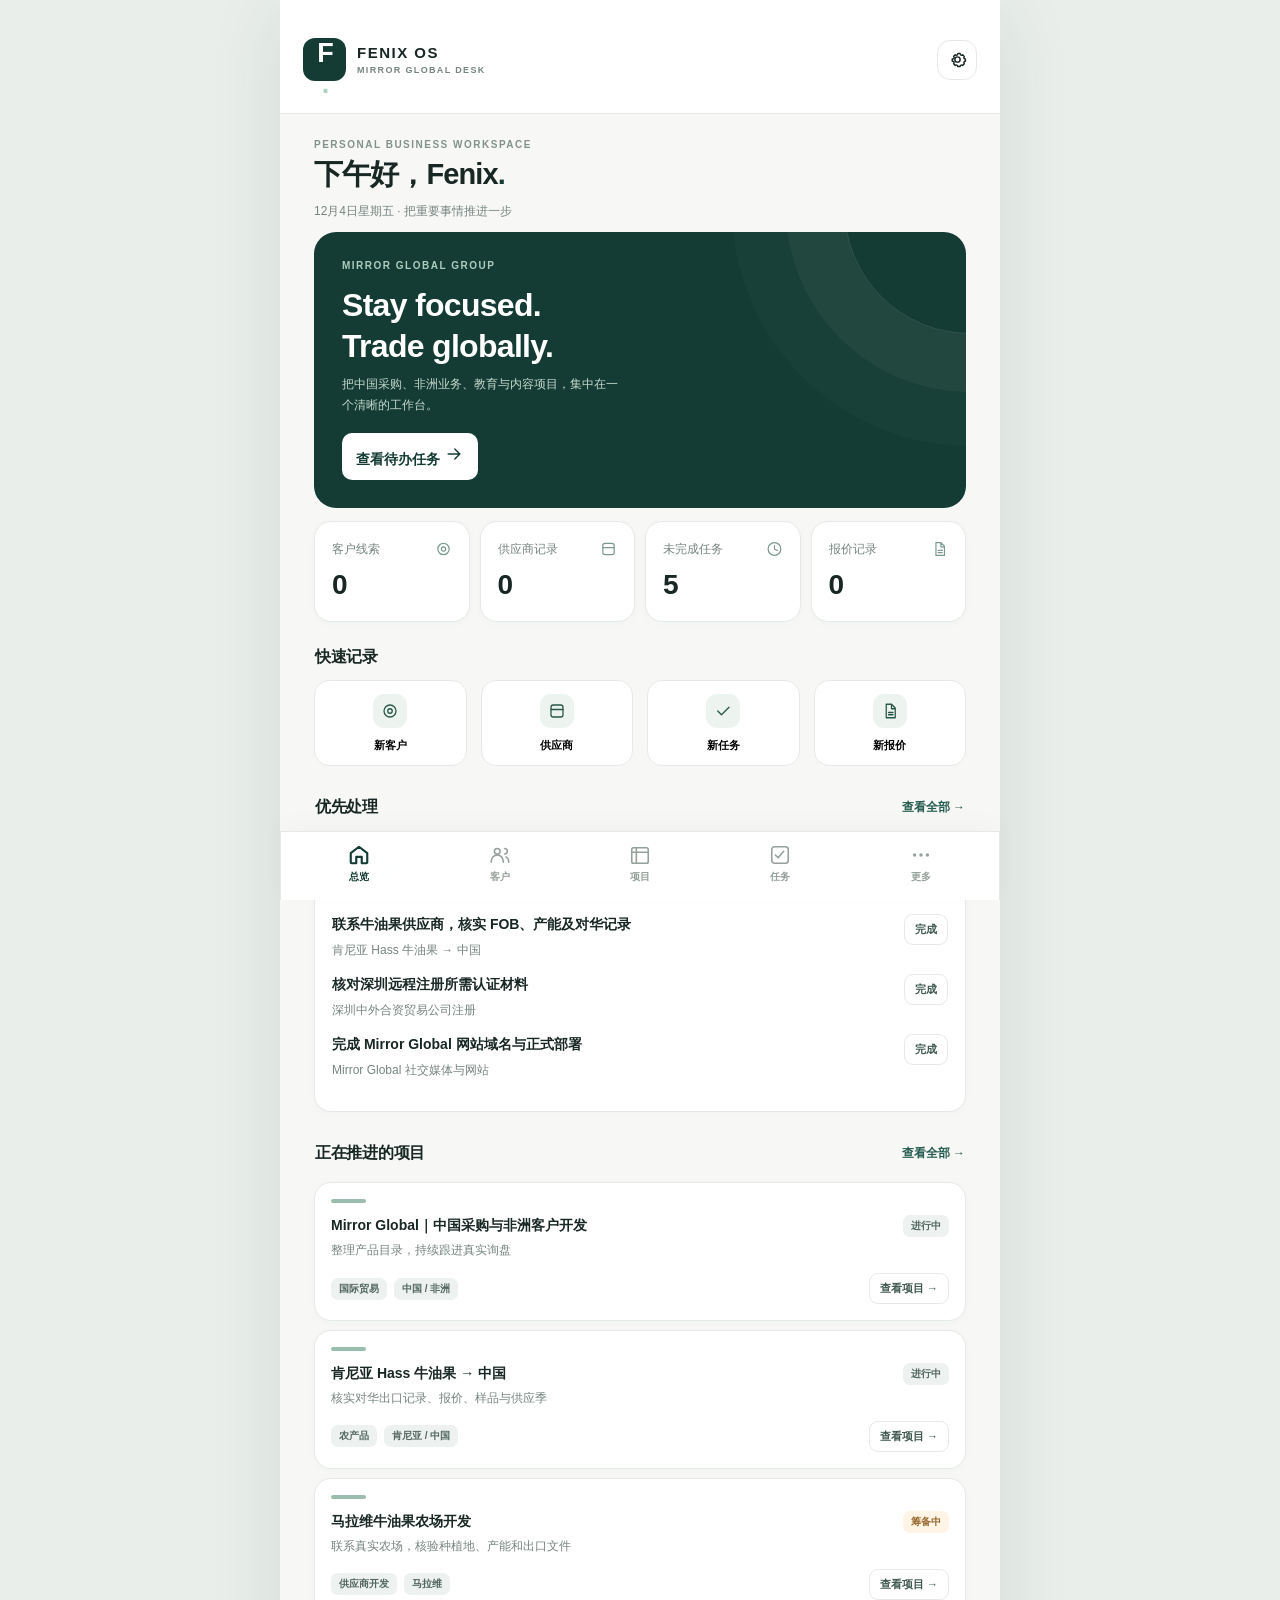
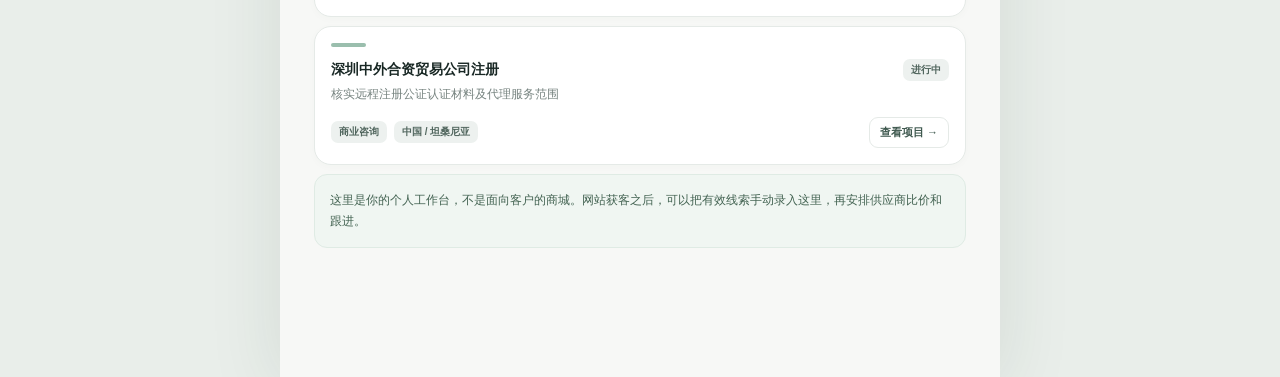
<file: index.html>
<!doctype html>
<html lang="zh-CN">
<head>
  <meta charset="utf-8" />
  <meta name="viewport" content="width=device-width,initial-scale=1,viewport-fit=cover" />
  <meta name="theme-color" content="#143c34" />
  <meta name="apple-mobile-web-app-capable" content="yes" />
  <meta name="apple-mobile-web-app-status-bar-style" content="default" />
  <meta name="apple-mobile-web-app-title" content="FENIX OS" />
  <meta name="description" content="FENIX OS — 个人国际业务工作台：客户、供应商、项目、报价、任务和内容运营。" />
  <link rel="manifest" href="manifest.webmanifest" />
  <link rel="icon" href="icons/icon.svg" type="image/svg+xml" />
  <link rel="apple-touch-icon" href="icons/icon-180.png" />
  <link rel="stylesheet" href="styles.css" />
  <title>FENIX OS · Mobile Business Desk</title>
</head>
<body>
  <div class="app-frame">
    <header class="topbar">
      <div class="brand" role="button" tabindex="0" data-action="nav" data-page="home" aria-label="返回总览">
        <span class="brand-mark">F<span class="brand-dot">.</span></span>
        <span class="brand-name"><strong>FENIX OS</strong><small>MIRROR GLOBAL DESK</small></span>
      </div>
      <button type="button" class="icon-button top-gear" data-action="nav" data-page="settings" aria-label="设置"><svg viewBox="0 0 24 24" aria-hidden="true"><circle cx="12" cy="12" r="3"/><path d="M19.4 15a1.6 1.6 0 0 0 .3 1.8l.1.1-1.9 1.9-.1-.1A1.6 1.6 0 0 0 16 18.4a1.6 1.6 0 0 0-1 1.5V20h-2.7v-.1a1.6 1.6 0 0 0-1-1.5 1.6 1.6 0 0 0-1.8.3l-.1.1-1.9-1.9.1-.1A1.6 1.6 0 0 0 8 15a1.6 1.6 0 0 0-1.5-1H6v-2.7h.5a1.6 1.6 0 0 0 1.5-1 1.6 1.6 0 0 0-.3-1.8l-.1-.1 1.9-1.9.1.1A1.6 1.6 0 0 0 11.4 7a1.6 1.6 0 0 0 1-1.5V5H15v.5A1.6 1.6 0 0 0 16 7a1.6 1.6 0 0 0 1.8-.3l.1-.1 1.9 1.9-.1.1a1.6 1.6 0 0 0-.3 1.8 1.6 1.6 0 0 0 1.5 1h.1v2.7h-.1a1.6 1.6 0 0 0-1.5 1Z"/></svg></button>
    </header>
    <div id="app" class="screen" aria-live="polite"></div>
    <nav class="bottom-nav" aria-label="主导航">
      <button data-action="nav" data-page="home" class="tab active"><svg viewBox="0 0 24 24"><path d="M3 10 12 3l9 7v10a1 1 0 0 1-1 1h-5v-7H9v7H4a1 1 0 0 1-1-1V10Z"/></svg><span>总览</span></button>
      <button data-action="nav" data-page="leads" class="tab"><svg viewBox="0 0 24 24"><circle cx="9" cy="8" r="3.1"/><path d="M2.5 20v-1.5a6.5 6.5 0 0 1 13 0V20M17 5a3 3 0 0 1 0 6M18.5 14a5.6 5.6 0 0 1 3 5v1"/></svg><span>客户</span></button>
      <button data-action="nav" data-page="projects" class="tab"><svg viewBox="0 0 24 24"><rect x="3" y="4" width="18" height="17" rx="2"/><path d="M3 9h18M8 4v17"/></svg><span>项目</span></button>
      <button data-action="nav" data-page="tasks" class="tab"><svg viewBox="0 0 24 24"><rect x="3" y="3" width="18" height="18" rx="3"/><path d="m7 12 3 3 6-7"/></svg><span>任务</span></button>
      <button data-action="nav" data-page="more" class="tab"><svg viewBox="0 0 24 24"><circle cx="5" cy="12" r="1"/><circle cx="12" cy="12" r="1"/><circle cx="19" cy="12" r="1"/></svg><span>更多</span></button>
    </nav>
  </div>
  <div id="overlay" class="overlay hidden" aria-hidden="true"></div>
  <div id="toast" class="toast" role="status" aria-live="polite"></div>
  <input type="file" id="importFile" accept="application/json,.json" hidden />
  <script src="app.js" defer></script>
</body>
</html>
</file>
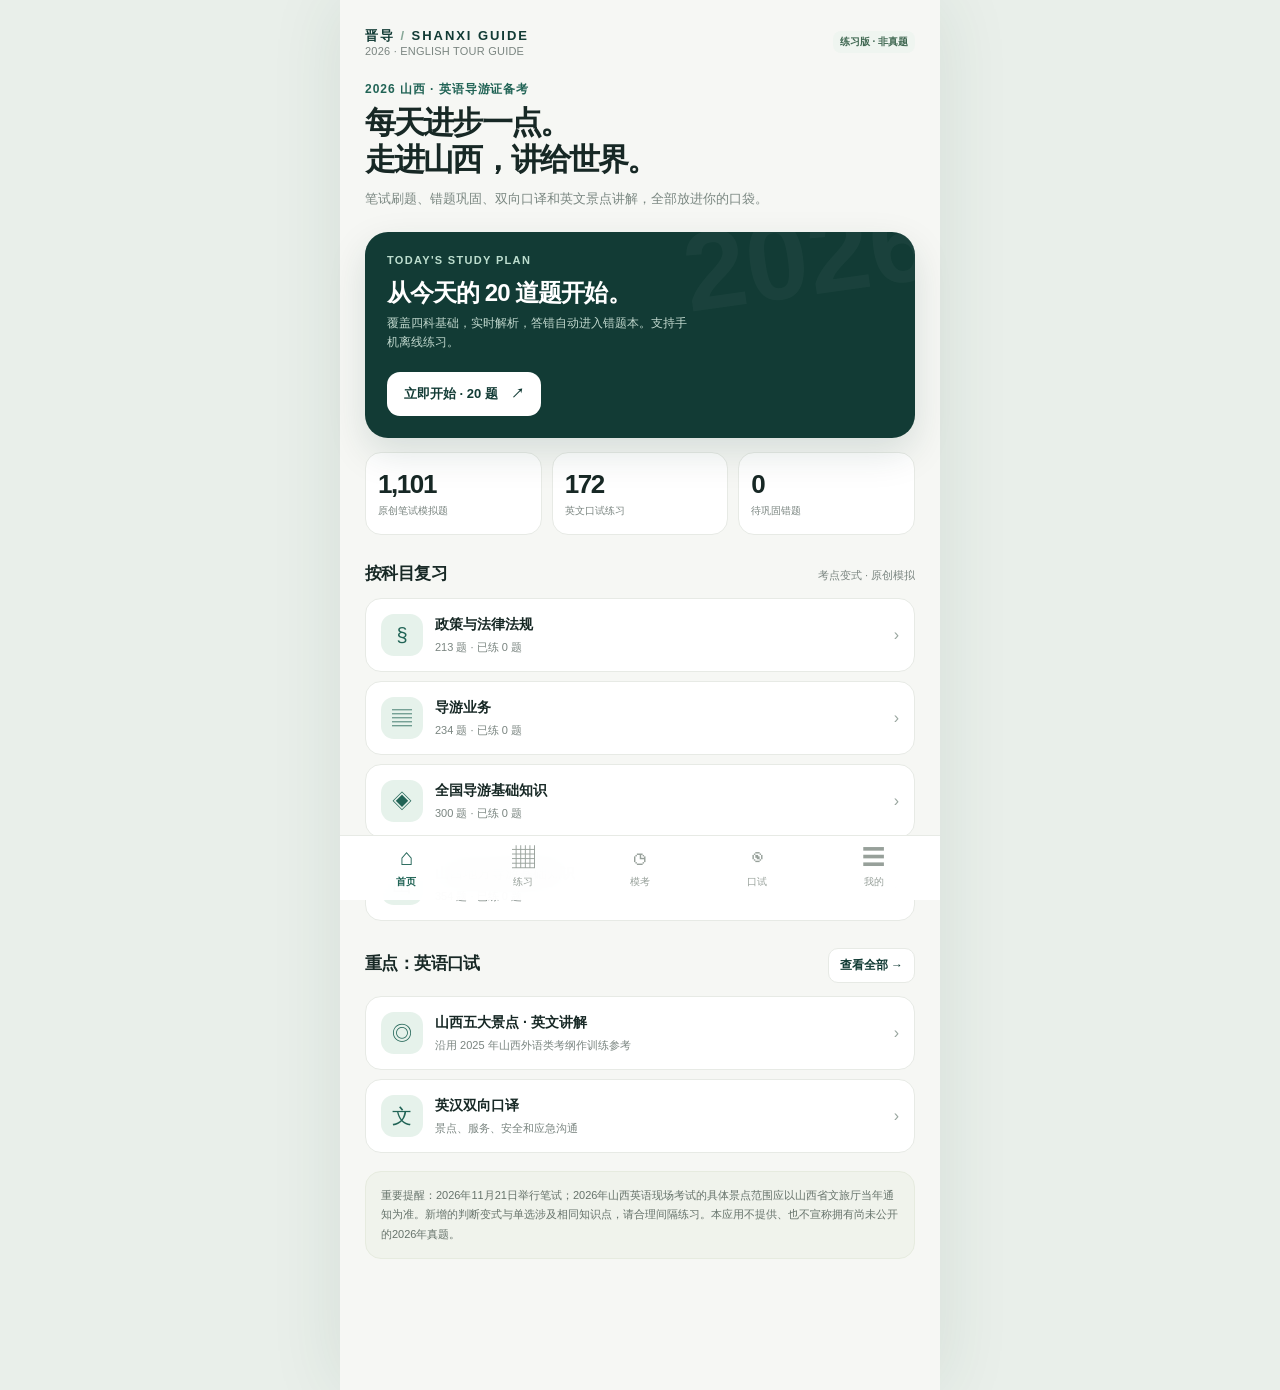
<file: study/index.html>
<!doctype html><html lang="zh-CN"><head><meta charset="utf-8"><meta name="viewport" content="width=device-width,initial-scale=1,viewport-fit=cover"><meta name="theme-color" content="#123b35"><meta name="apple-mobile-web-app-capable" content="yes"><meta name="apple-mobile-web-app-status-bar-style" content="default"><meta name="apple-mobile-web-app-title" content="晋导英语题库"><meta name="description" content="2026山西英语导游资格备考｜笔试原创模拟题、错题本、口试英语练习与离线使用"><link rel="manifest" href="manifest.webmanifest"><link rel="apple-touch-icon" href="icons/icon-180.png"><link rel="icon" type="image/png" href="icons/icon-192.png"><link rel="stylesheet" href="styles.css"><title>晋导 · 2026 英语导游备考</title></head><body><div id="app"><div class="loading">晋导 · 2026<br><small>正在加载题库…</small></div></div><nav id="nav" class="bottom-nav" aria-label="主导航"><button class="active" data-view="home"><span class="ico">⌂</span><span>首页</span></button><button data-view="practice"><span class="ico">▦</span><span>练习</span></button><button data-view="mock"><span class="ico">◷</span><span>模考</span></button><button data-view="oral"><span class="ico">◉</span><span>口试</span></button><button data-view="profile"><span class="ico">☰</span><span>我的</span></button></nav><div id="toast" aria-live="polite"></div><script>window.GUIDE_QUESTIONS=[];window.GUIDE_ORAL=[];</script><script src="bank-01.js"></script><script src="bank-02.js"></script><script src="bank-03.js"></script><script src="bank-04.js"></script><script src="bank-05.js"></script><script src="bank-06.js"></script><script src="bank-07.js"></script><script src="bank-08.js"></script><script src="bank-09.js"></script><script src="bank-10.js"></script><script src="bank-11.js"></script><script src="bank-12.js"></script><script src="bank-13.js"></script><script src="bank-14.js"></script><script src="oral-data.js"></script><script src="app.js"></script></body></html>
</file>
<file: styles.css>
:root{--ink:#182724;--muted:#778480;--line:#e5eae7;--bg:#f7f8f6;--white:#fff;--green:#143c34;--green2:#265d50;--lime:#d2e4db;--warn:#94632e;--red:#a44747;--shadow:0 14px 38px rgba(27,52,43,.06);--r:17px}
*{box-sizing:border-box}html{background:var(--bg);-webkit-tap-highlight-color:transparent}body{margin:0;color:var(--ink);font-family:-apple-system,BlinkMacSystemFont,"SF Pro Display","PingFang SC","Helvetica Neue",Arial,sans-serif;font-size:14px}button,input,textarea,select{font:inherit}button{cursor:pointer}a{color:inherit;text-decoration:none}button,textarea,input,select{-webkit-appearance:none;appearance:none}button:focus-visible,a:focus-visible,input:focus-visible,textarea:focus-visible,select:focus-visible{outline:2px solid #75ac9a;outline-offset:3px}button:disabled{opacity:.45;cursor:not-allowed}
.app-frame{min-height:100vh;max-width:720px;margin:auto;padding-bottom:calc(94px + env(safe-area-inset-bottom));background:var(--bg)}.topbar{height:83px;padding:calc(13px + env(safe-area-inset-top)) 23px 12px;box-sizing:content-box;display:flex;justify-content:space-between;align-items:center;background:#fff;border-bottom:1px solid var(--line)}.brand{display:flex;align-items:center;gap:11px;cursor:pointer}.brand-mark{display:grid;place-items:center;background:var(--green);color:#fff;font-size:27px;font-weight:800;letter-spacing:-2px;width:43px;height:43px;border-radius:12px}.brand-dot{color:#a8d3c1}.brand-name{display:flex;flex-direction:column;gap:4px}.brand-name strong{font-size:15px;letter-spacing:1.5px}.brand-name small{font-size:9px;color:var(--muted);letter-spacing:1.35px;font-weight:600}.icon-button{width:40px;height:40px;border:1px solid var(--line);background:#fff;border-radius:13px;display:grid;place-items:center;color:var(--ink)}svg{width:20px;height:20px;fill:none;stroke:currentColor;stroke-width:1.7;stroke-linecap:round;stroke-linejoin:round}.top-gear svg{width:21px;height:21px}.screen{padding:22px 20px 32px;animation:fade .18s ease}@keyframes fade{from{opacity:.6;transform:translateY(4px)}to{opacity:1;transform:none}}.eyebrow{font-size:10px;font-weight:750;letter-spacing:1.5px;text-transform:uppercase;color:#82918a}.h1{font-size:29px;letter-spacing:-.9px;line-height:1.18;font-weight:760;margin:7px 0 8px}.h2{font-size:17px;letter-spacing:-.3px;margin:0;font-weight:740}.muted{color:var(--muted)}.small{font-size:12px}.micro{font-size:11px}.date{color:var(--muted);font-size:12px}.lead{line-height:1.65;font-size:13px;color:var(--muted)}.section-head{display:flex;align-items:center;justify-content:space-between;gap:12px;margin:25px 1px 12px}.section-head .h2{font-size:16px}.text-button{background:none;border:0;color:var(--green2);font-weight:700;padding:8px 0;font-size:12px}.card{background:#fff;border:1px solid var(--line);border-radius:var(--r);box-shadow:0 2px 8px rgba(34,66,48,.025)}.hero{background:#143c34;color:#fff;border-radius:22px;padding:23px;position:relative;overflow:hidden;min-height:180px}.hero:after{content:"";position:absolute;border:1px solid rgba(255,255,255,.12);border-radius:50%;width:250px;height:250px;right:-130px;top:-150px;box-shadow:0 0 0 58px rgba(255,255,255,.035),0 0 0 112px rgba(255,255,255,.018);pointer-events:none}.hero .eyebrow{color:#accdc0}.hero h2{font-size:26px;letter-spacing:-.7px;line-height:1.27;margin:14px 0 8px;max-width:310px}.hero p{font-size:12px;line-height:1.75;color:#c5dad0;margin:0 0 17px;max-width:280px}.hero button{background:#fff;border:0;padding:11px 14px;border-radius:10px;font-weight:740;color:#143c34;position:relative;z-index:1}.metrics{display:grid;grid-template-columns:repeat(2,1fr);gap:10px;margin-top:13px}.metric{padding:17px;min-height:101px}.metric .number{font-size:28px;font-weight:750;letter-spacing:-1px;margin:10px 0 3px}.metric .small{color:var(--muted)}.metric .metric-line{display:flex;align-items:center;justify-content:space-between}.metric-line svg{color:#7b9891;width:17px}.quick-grid{display:grid;grid-template-columns:repeat(4,1fr);gap:8px}.quick{border:1px solid var(--line);background:#fff;border-radius:15px;padding:13px 4px 12px;display:flex;flex-direction:column;gap:10px;align-items:center;justify-content:center;min-height:83px;font-size:11px;font-weight:670}.quick .quick-icon{width:34px;height:34px;border-radius:11px;display:grid;place-items:center;background:#edf4f0;color:#285647}.quick svg{width:18px;height:18px}.item{padding:16px;margin-bottom:9px}.row{display:flex;justify-content:space-between;gap:8px;align-items:center}.row-start{display:flex;justify-content:space-between;gap:8px;align-items:flex-start}.item-title{font-size:14px;font-weight:715;line-height:1.45}.item-desc{font-size:12px;line-height:1.55;color:var(--muted);margin-top:6px}.item-bottom{display:flex;flex-wrap:wrap;gap:7px;align-items:center;margin-top:13px}.badge{display:inline-flex;align-items:center;border-radius:7px;background:#edf1ef;color:#52675f;padding:5px 8px;font-size:10px;line-height:1.2;font-weight:660}.badge.green{background:#e7f2ec;color:#326b4d}.badge.amber{background:#fff4e6;color:#96672b}.badge.red{background:#ffeded;color:#a44b46}.badge.dark{background:#e4e7e6;color:#34433f}.mini-btn{border:1px solid var(--line);padding:7px 10px;border-radius:9px;background:#fff;color:#3f594f;font-weight:670;font-size:11px}.mini-btn.primary{background:var(--green);border-color:var(--green);color:#fff}.list-count{color:#7c8b84;font-size:12px}.page-head{display:flex;justify-content:space-between;align-items:flex-end;margin:2px 0 19px;gap:10px}.page-head p{margin:5px 0 0}.primary-button{background:var(--green);border:1px solid var(--green);color:#fff;border-radius:11px;padding:11px 14px;font-size:12px;font-weight:710;white-space:nowrap}.outline-button{background:#fff;border:1px solid #d5ddd7;color:#244a3b;border-radius:11px;padding:11px 14px;font-size:12px;font-weight:700}.filter-row{display:flex;gap:8px;overflow:auto;scrollbar-width:none;padding:0 1px 4px;margin-bottom:13px}.filter-row::-webkit-scrollbar{display:none}.chip{font-size:12px;font-weight:650;white-space:nowrap;padding:8px 12px;border:1px solid var(--line);background:#fff;border-radius:999px;color:#76847d}.chip.active{background:var(--green);color:#fff;border-color:var(--green)}.search-box{display:flex;align-items:center;gap:7px;background:#fff;border:1px solid var(--line);border-radius:12px;padding:0 13px;margin-bottom:13px}.search-box svg{width:17px;height:17px;color:#a0ada6}.search-box input{height:44px;border:0;outline:none;min-width:0;flex:1;background:transparent;color:var(--ink)}.empty{text-align:center;padding:42px 22px;margin-top:13px}.empty-icon{width:53px;height:53px;margin:auto auto 15px;display:grid;place-items:center;color:#608172;background:#e8f1ec;border-radius:16px}.empty h3{margin:0 0 7px;font-size:15px}.empty p{color:var(--muted);line-height:1.8;font-size:12px;margin:0 auto 16px;max-width:260px}.inset{padding:17px}.divider{height:1px;background:var(--line);margin:15px 0}.subhead{color:var(--muted);text-transform:uppercase;letter-spacing:1.2px;font-size:10px;font-weight:750;margin:0 0 13px}.task-row{display:flex;align-items:flex-start;gap:11px;margin-bottom:11px;padding:15px}.check{flex:none;width:21px;height:21px;border:1.5px solid #adc0b5;border-radius:7px;background:#fff;display:grid;place-items:center;padding:0}.check.done{background:var(--green);border-color:var(--green);color:#fff}.check svg{width:15px;height:15px}.completed{text-decoration:line-through;color:#92a09a}.task-main{flex:1;min-width:0}.task-meta{margin-top:6px;display:flex;gap:7px;flex-wrap:wrap;font-size:11px;color:var(--muted)}.task-open{background:none;border:0;color:var(--muted);padding:0 2px}.status-dot{display:inline-block;width:7px;height:7px;border-radius:50%;background:#739a83;margin-right:6px}.tile{padding:18px;margin-bottom:10px;display:flex;align-items:center;justify-content:space-between;gap:10px;cursor:pointer}.tile-icon{height:41px;width:41px;background:#edf4f0;color:#34604f;border-radius:12px;display:grid;place-items:center;flex:none}.tile svg{width:19px;height:19px}.tile-text{flex:1}.tile strong{display:block;font-size:13px;margin-bottom:6px}.tile small{display:block;color:var(--muted);line-height:1.4;font-size:11px}.chev{color:#9caea4}.hero-note{border:1px solid #dfebe4;background:#f0f6f2;border-radius:13px;padding:15px;font-size:12px;line-height:1.75;color:#436352}.grid-2{display:grid;grid-template-columns:1fr 1fr;gap:10px}.template-card{padding:15px;min-height:142px;display:flex;flex-direction:column;justify-content:space-between}.template-card strong{font-size:13px;line-height:1.5}.template-card span{font-size:11px;color:var(--muted);line-height:1.5;display:block;margin-top:7px}.template-card button{align-self:start;margin-top:13px}.highlight{color:var(--green)}.bottom-nav{position:fixed;bottom:0;left:50%;transform:translateX(-50%);width:100%;max-width:720px;height:calc(69px + env(safe-area-inset-bottom));display:flex;align-items:flex-start;justify-content:space-around;background:rgba(255,255,255,.97);border-top:1px solid var(--line);padding:9px 8px env(safe-area-inset-bottom);z-index:30;backdrop-filter:blur(16px);box-shadow:0 -8px 24px rgba(33,52,43,.025)}.tab{border:0;background:transparent;color:#95a09a;min-width:61px;display:flex;flex-direction:column;align-items:center;gap:4px;padding:3px 6px;font-size:10px;font-weight:680}.tab.active{color:#143c34}.tab.active svg{stroke-width:2.35}.tab svg{width:22px;height:22px}.overlay{position:fixed;inset:0;background:rgba(13,25,21,.47);z-index:100;display:flex;justify-content:center;align-items:flex-end}.hidden{display:none!important}.sheet{width:min(100%,720px);max-height:min(91vh,980px);overflow-y:auto;background:#fff;border-radius:22px 22px 0 0;padding:17px 20px calc(28px + env(safe-area-inset-bottom));box-shadow:0 -22px 50px rgba(13,30,22,.1);overscroll-behavior:contain}.sheet-bar{height:4px;width:44px;background:#d9e0dc;border-radius:8px;margin:0 auto 18px}.sheet-head{display:flex;justify-content:space-between;align-items:center;margin-bottom:19px}.sheet h2{font-size:20px;letter-spacing:-.5px;margin:0}.sheet .icon-button{border:0;background:#f0f3f1}.field{display:block;margin-bottom:15px}.field-label{display:block;color:#56675f;font-size:11px;font-weight:720;margin-bottom:8px}.field input,.field select,.field textarea{width:100%;background:#f9faf8;border:1px solid #e1e9e3;border-radius:11px;color:var(--ink);padding:13px;font-size:14px;outline:none;min-height:44px}.field textarea{resize:vertical;min-height:81px;line-height:1.6}.field input:focus,.field textarea:focus,.field select:focus{border-color:#709a89;background:#fff}.sheet-actions{display:flex;gap:9px;margin-top:17px}.sheet-actions button{flex:1;padding:13px;border-radius:12px;font-size:13px;font-weight:700}.sheet-actions .subtle{background:#f3f5f2;border:1px solid #e5e9e5;color:#6c7a71}.sheet-actions .danger{background:#fff4f3;border:1px solid #f2d9d6;color:#a84444}.details{display:grid;grid-template-columns:110px 1fr;gap:11px;font-size:12px;line-height:1.65}.details dt{color:#82918a}.details dd{margin:0;overflow-wrap:anywhere;white-space:pre-wrap}.info-text{white-space:pre-wrap;line-height:1.7;font-size:13px;color:#364b42}.quote-preview{font-family:ui-monospace,SFMono-Regular,Consolas,monospace;white-space:pre-wrap;background:#f7f9f7;padding:16px;border-radius:12px;border:1px solid #e2e9e3;font-size:12px;line-height:1.75;word-break:break-word;max-height:47vh;overflow:auto}.toast{position:fixed;bottom:calc(83px + env(safe-area-inset-bottom));left:50%;transform:translateX(-50%) translateY(14px);max-width:min(92vw,420px);background:#193e34;color:white;font-size:12px;font-weight:650;padding:12px 18px;border-radius:12px;z-index:500;opacity:0;pointer-events:none;transition:.23s;text-align:center;box-shadow:0 12px 28px rgba(0,0,0,.2)}.toast.show{opacity:1;transform:translateX(-50%) translateY(0)}.line-actions{display:flex;gap:8px;flex-wrap:wrap;margin-top:14px}.line-actions .mini-btn{font-size:12px;padding:10px 12px}.info-banner{background:#f5f7f5;border-left:3px solid #9cb7a7;border-radius:0 8px 8px 0;padding:11px 13px;color:#66766d;font-size:11px;line-height:1.75}.logo-panel{background:#143c34;color:white;border-radius:19px;padding:22px 20px;display:flex;gap:14px;align-items:center}.logo-panel strong{letter-spacing:2px;font-size:16px}.logo-panel p{color:#b7d5c6;font-size:11px;line-height:1.6;margin:6px 0 0}.inline-link{color:#1d5b47;text-decoration:underline}.spacer{height:8px}.topline{margin-top:2px}input[type="date"]{min-width:0}.project-accent{height:4px;width:35px;background:#9abead;border-radius:4px;margin-bottom:12px}.actions-right{display:flex;align-items:center;gap:8px}.prompt{background:#fff;border:1px solid var(--line);padding:14px 15px;border-radius:13px;margin-top:10px}.prompt pre{font-family:inherit;line-height:1.65;font-size:12px;white-space:pre-wrap;margin:7px 0;color:#496056}.notice{font-size:11px;color:#7e8983;line-height:1.6;padding:8px 2px}.qrlist{display:flex;flex-wrap:wrap;gap:7px}.kpi-pill{display:inline-flex;align-items:center;gap:6px;color:#4d7865;background:#e9f3ed;padding:7px 9px;border-radius:9px;font-size:11px;font-weight:700}
@media (min-width:700px){body{background:#e9eeea}.app-frame{box-shadow:0 10px 70px rgba(29,59,44,.1)}.topbar{padding-top:18px}.screen{padding:25px 34px 35px}.hero{padding:28px}.metrics{grid-template-columns:repeat(4,1fr)}.hero h2{font-size:32px}.quick-grid{gap:14px}.bottom-nav{border-left:1px solid var(--line);border-right:1px solid var(--line)}}
@media(prefers-reduced-motion:reduce){*,*:before,*:after{animation:none!important;transition:none!important}}
</file>
<file: study/styles.css>
:root{--ink:#172825;--muted:#7a8580;--pine:#123b35;--pine2:#216456;--mint:#e6f2eb;--bg:#f6f7f4;--line:#e7eae5;--white:#fff;--orange:#b46b24;--red:#b44747;--shadow:0 12px 40px rgba(17,52,43,.055)}*{box-sizing:border-box;-webkit-tap-highlight-color:transparent}html{font-family:-apple-system,BlinkMacSystemFont,"PingFang SC","Helvetica Neue",sans-serif;background:var(--bg);font-size:16px}body{margin:0;color:var(--ink)}button,input,select,textarea{font:inherit}button{cursor:pointer}button:disabled{opacity:.45;cursor:not-allowed}a{color:var(--pine2);text-decoration:none}#app{max-width:600px;margin:auto;min-height:100svh;padding-bottom:calc(104px + env(safe-area-inset-bottom))}body:has(.exercise-page) #app{padding-bottom:calc(100px + env(safe-area-inset-bottom))}.screen{padding:22px 19px 16px}.head{display:flex;justify-content:space-between;align-items:center;gap:10px;margin-bottom:24px}.brand{font-size:13px;font-weight:800;letter-spacing:.15em;color:var(--pine)}.meta{font-size:11px;color:var(--muted);letter-spacing:.02em}.head-right{display:flex;align-items:center;gap:9px}.circle-btn{background:#fff;border:1px solid var(--line);border-radius:50%;width:38px;height:38px;font-size:19px;color:var(--pine);display:grid;place-items:center}.hello{font-size:12px;color:var(--pine2);letter-spacing:.08em;font-weight:700}.h1{font-size:31px;font-weight:760;line-height:1.18;letter-spacing:-.06em;margin:7px 0 10px}.lead{color:#7a8781;font-size:13px;line-height:1.65;margin:0 0 22px}.hero{background:var(--pine);color:#fff;padding:22px;border-radius:23px;position:relative;overflow:hidden;box-shadow:0 15px 38px rgba(10,53,44,.13)}.hero:before{content:'2026';position:absolute;right:-17px;top:-40px;font-size:112px;font-weight:900;color:#ffffff09;transform:rotate(-8deg)}.hero-eyebrow{color:#bddecf;font-size:11px;letter-spacing:.12em;font-weight:600}.hero-h{font-size:24px;letter-spacing:-.04em;line-height:1.3;margin:11px 0 6px;max-width:260px;font-weight:700}.hero-sub{font-size:12px;line-height:1.6;color:#c0d7cd;max-width:300px}.hero-actions{display:flex;gap:8px;align-items:center;flex-wrap:wrap;margin-top:20px}.button{border:0;background:var(--pine);color:#fff;padding:13px 17px;border-radius:13px;font-size:13px;font-weight:720;display:inline-flex;align-items:center;justify-content:center;gap:7px;white-space:nowrap;min-height:44px}.button.white{background:#fff;color:var(--pine)}.button.ghost{background:var(--mint);color:var(--pine)}.button.outline{border:1px solid var(--line);background:#fff;color:var(--pine)}.button.full{width:100%}.button.small{min-height:35px;padding:7px 11px;font-size:12px;border-radius:10px}.section-head{display:flex;justify-content:space-between;align-items:baseline;gap:8px;margin:27px 0 13px}.section-h{font-size:17px;letter-spacing:-.035em;font-weight:750;margin:0}.tiny{font-size:11px;color:var(--muted)}.stats{display:grid;grid-template-columns:repeat(3,1fr);gap:10px;margin-top:14px}.stat{background:#fff;border:1px solid var(--line);border-radius:16px;padding:16px 12px}.stat strong{display:block;font-size:26px;letter-spacing:-.055em}.stat span{display:block;color:var(--muted);font-size:10px;margin-top:4px}.list{display:grid;gap:9px}.list-btn{display:flex;align-items:center;text-align:left;gap:12px;background:#fff;border:1px solid var(--line);padding:15px;border-radius:16px;width:100%;color:var(--ink)}.list-icon{display:grid;place-items:center;background:var(--mint);color:var(--pine2);width:42px;height:42px;border-radius:13px;flex:none;font-size:20px}.list-body{flex:1;min-width:0}.list-title{font-size:14px;font-weight:700;line-height:1.4}.list-sub{font-size:11px;color:var(--muted);margin-top:5px}.chev{color:#99a69f}.mini-badge{display:inline-block;background:#eff5f0;color:#406852;font-size:10px;border-radius:8px;padding:4px 7px;font-weight:650}.notice{background:#f0f3ec;border-radius:16px;padding:14px 15px;font-size:11px;line-height:1.75;color:#66736b;margin-top:18px;border:1px solid #e6ebdf}.bottom-nav{position:fixed;z-index:20;bottom:0;left:0;right:0;margin:auto;max-width:600px;background:rgba(255,255,255,.96);backdrop-filter:blur(18px);-webkit-backdrop-filter:blur(18px);border-top:1px solid var(--line);display:grid;grid-template-columns:repeat(5,1fr);padding:8px 8px calc(7px + env(safe-area-inset-bottom))}.bottom-nav button{border:0;background:transparent;color:#97a09a;display:grid;gap:3px;justify-items:center;font-size:10px;min-height:49px}.bottom-nav button.active{color:var(--pine2);font-weight:750}.bottom-nav .ico{font-size:23px;line-height:24px;font-weight:500}.tag-row{display:flex;gap:7px;overflow-x:auto;padding:2px 0 7px;scrollbar-width:none}.tag-row::-webkit-scrollbar{display:none}.chip{border:1px solid var(--line);border-radius:11px;padding:9px 13px;background:#fff;color:#6a7971;font-size:12px;white-space:nowrap}.chip.active{background:var(--pine);color:#fff;border-color:var(--pine)}.filter-box{padding:17px;background:#fff;border:1px solid var(--line);border-radius:19px;margin:15px 0}.field{display:grid;gap:8px;margin-bottom:14px}.field label{font-size:12px;color:#52635b;font-weight:650}.field select,.field input,.field textarea{border:1px solid var(--line);padding:12px 13px;border-radius:12px;width:100%;background:#fcfdfb;color:var(--ink);outline:none;min-height:45px}.field textarea{min-height:90px;resize:vertical}.filter-grid{display:grid;grid-template-columns:1fr 1fr;gap:10px}.filter-grid .field{margin:0}.progress{height:6px;background:#dce4dd;border-radius:20px;overflow:hidden}.progress>div{height:100%;background:#3b9972;border-radius:20px;transition:width .2s}.question-head{display:flex;align-items:center;gap:10px;justify-content:space-between;padding-top:6px}.question-index{font-size:12px;color:var(--pine);font-weight:720}.question-card{margin-top:23px}.question-meta{display:flex;gap:7px;align-items:center;flex-wrap:wrap}.pill{font-size:10px;font-weight:700;background:var(--mint);color:var(--pine);border-radius:7px;padding:5px 8px}.pill.pale{background:#f1f3f0;color:#728079}.qtitle{font-size:22px;font-weight:750;line-height:1.55;letter-spacing:-.035em;margin:21px 0 25px;min-height:90px}.options{display:grid;gap:10px}.option{width:100%;display:flex;gap:13px;align-items:flex-start;text-align:left;padding:16px;border-radius:15px;background:#fff;border:1.4px solid #e1e7e1;color:var(--ink);font-size:14px;line-height:1.6;min-height:60px}.option .letter{flex:none;display:grid;place-items:center;width:25px;height:25px;border:1px solid #d7ded6;border-radius:8px;color:#77857a;font-size:12px;font-weight:700;line-height:1}.option.selected{background:#e9f3ed;border-color:#7dae93}.option.selected .letter{background:var(--pine);border-color:var(--pine);color:#fff}.option.good{background:#e8f5ec;border-color:#61a581}.option.bad{background:#fff0ee;border-color:#d48a85}.option.good .letter{color:#216b48;border-color:#62ae83}.option.bad .letter{color:#a14038;border-color:#d48a85}.answerbox{background:#fff;border:1px solid var(--line);padding:16px;border-radius:16px;margin-top:16px;line-height:1.65;font-size:13px}.answerbox strong{color:var(--pine)}.exercise-footer{display:flex;gap:9px;margin-top:22px;align-items:center}.exercise-footer .button{flex:1}.star{background:#fff;border:1px solid var(--line);border-radius:13px;width:45px;height:45px;font-size:21px;color:#9ba99f}.star.active{color:#b68029;background:#fff7e8}.timer{font-variant-numeric:tabular-nums;font-size:14px;font-weight:730;color:var(--pine)}.summary-ring{width:118px;height:118px;border-radius:50%;display:grid;place-items:center;margin:18px auto;background:conic-gradient(#2e8d65 var(--pct),#e5ece6 0)}.summary-ring>div{width:91px;height:91px;display:grid;place-items:center;align-content:center;background:#fff;border-radius:50%;font-size:27px;font-weight:800;color:var(--pine)}.summary-ring small{display:block;font-size:10px;font-weight:500;color:var(--muted)}.result-list{display:grid;gap:7px;max-height:50svh;overflow:auto}.result-item{display:flex;gap:10px;padding:12px;border:1px solid var(--line);background:#fff;border-radius:12px;font-size:12px;line-height:1.5}.result-item span:first-child{font-weight:750;color:var(--pine);min-width:21px}.result-item b{color:#32754e}.result-item.wrong{border-color:#f2dcd8}.result-item.wrong span:first-child{color:#aa4845}.oral-card{background:#fff;border:1px solid var(--line);border-radius:19px;padding:18px}.oral-en{font-size:21px;font-weight:750;line-height:1.4;letter-spacing:-.04em;margin:9px 0}.oral-prompt{font-size:16px;line-height:1.7;white-space:pre-wrap;color:#213e32;margin:13px 0}.oral-model{padding:15px;background:#f0f5ef;border-radius:13px;line-height:1.8;font-size:13px;margin-top:13px;white-space:pre-wrap}.oral-controls{display:flex;gap:8px;flex-wrap:wrap;margin-top:14px}.oral-controls button{flex:1}.oral-clock{font-size:34px;letter-spacing:-.06em;font-weight:790;text-align:center;margin:13px 0;color:var(--pine);font-variant-numeric:tabular-nums}.search{background:#fff;border:1px solid var(--line);border-radius:12px;padding:12px 14px;width:100%;outline:0;font-size:14px}.empty{padding:45px 15px;text-align:center;color:var(--muted);background:#fff;border-radius:16px;font-size:13px;line-height:1.8}.data-grid{display:grid;grid-template-columns:repeat(2,1fr);gap:9px}.data-card{background:#fff;border:1px solid var(--line);border-radius:15px;padding:16px}.data-card strong{font-size:24px;color:var(--pine)}.data-card span{display:block;font-size:11px;color:var(--muted);margin-top:3px}.report{border-radius:18px;border:1px solid var(--line);background:#fff;padding:17px;margin:16px 0}.barrow{margin:13px 0}.barlabel{display:flex;justify-content:space-between;font-size:12px;gap:8px;margin-bottom:7px}.bar-track{background:#eef1ee;height:7px;border-radius:15px;overflow:hidden}.bar-track div{background:#5c9d79;height:100%;border-radius:15px}.source{font-size:12px;color:var(--muted);line-height:1.8}.source a{overflow-wrap:anywhere}.loading{height:90svh;display:flex;justify-content:center;align-items:center;flex-direction:column;font-weight:800;color:var(--pine);font-size:25px}.loading small{font-weight:400;color:var(--muted);font-size:13px;margin-top:14px}#toast{position:fixed;top:30px;left:50%;transform:translateX(-50%);padding:10px 18px;color:white;background:#193e34;border-radius:12px;z-index:100;font-size:12px;pointer-events:none;opacity:0;transition:opacity .2s;max-width:85vw;text-align:center}#toast.show{opacity:1}button:focus-visible,input:focus-visible,select:focus-visible{outline:2px solid #568f73;outline-offset:2px}@media(min-width:620px){body{background:#e9efea}#app{background:var(--bg);box-shadow:0 0 70px #1d433319}.screen{padding:27px 25px}}@media(max-width:360px){.h1{font-size:27px}.screen{padding-left:15px;padding-right:15px}.qtitle{font-size:20px}}@media(prefers-reduced-motion:reduce){*{scroll-behavior:auto!important;transition:none!important}}
</file>
